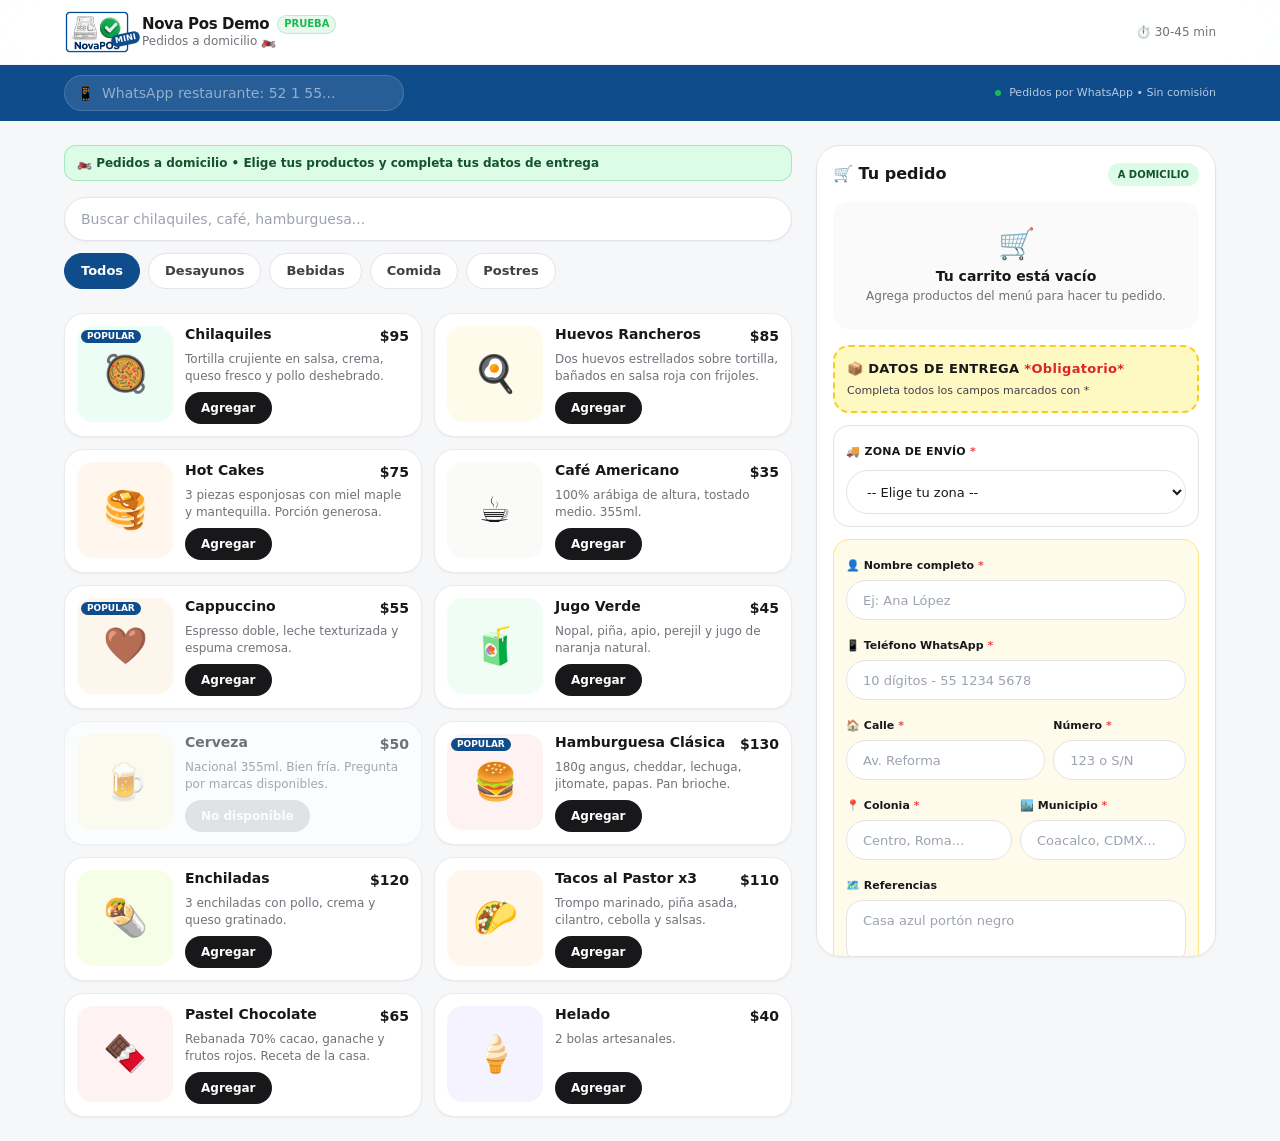
<file: MenuPrueba/index.html>
<!doctype html>
<html lang="es">
  <head>
    <meta charset="UTF-8" />
    <meta name="viewport" content="width=device-width, initial-scale=1" />
    <meta name="theme-color" content="#0F4C8C" />
    <meta name="robots" content="noindex" />
    <title>Nova Pos Demo - Pedidos a domicilio</title>
    <script type="module" crossorigin src="./assets/index-yA2GM4iO.js"></script>
    <link rel="stylesheet" crossorigin href="./assets/index-DVgtuXck.css">
  </head>
  <body>
    <div id="root"></div>
  </body>
</html>
</file>
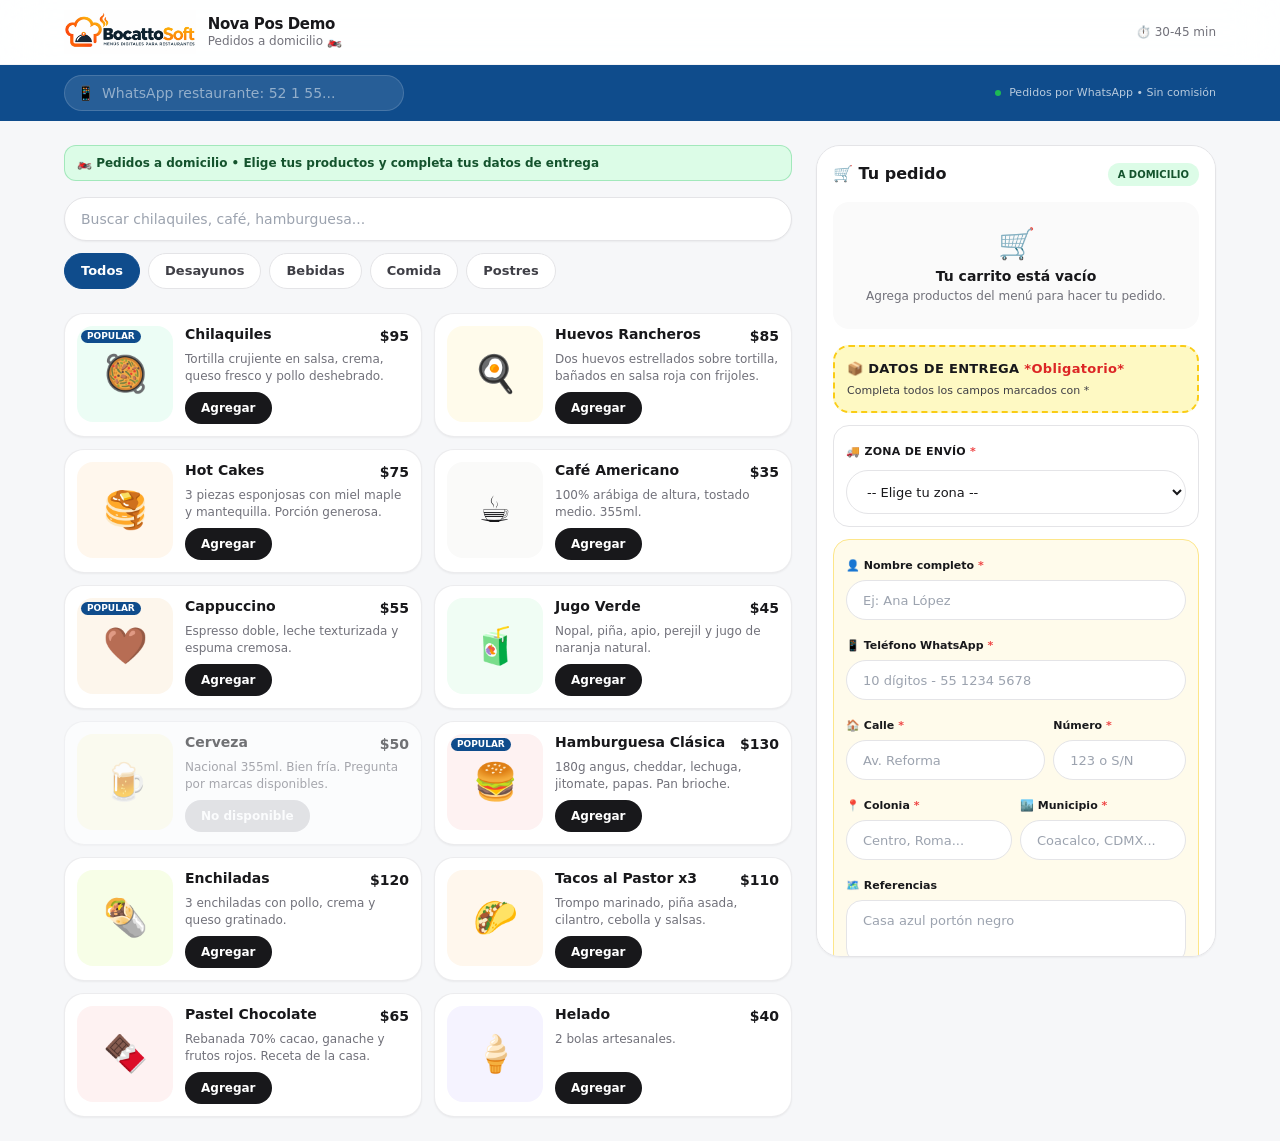
<file: saboreandoando/index.html>
<!doctype html>
<html lang="es">
  <head>
    <meta charset="UTF-8" />
    <meta name="viewport" content="width=device-width, initial-scale=1" />
    <meta name="theme-color" content="#0F4C8C" />
    <meta name="robots" content="noindex" />
    <title>Bocatto Soft</title>
    <link rel="icon" type="image/png" sizes="64x64" href="./panel/icono.png" />
    <link rel="icon" type="image/png" sizes="192x192" href="./panel/icono-192.png" />
    <link rel="apple-touch-icon" href="./panel/apple-touch-icon.png" />
    <script type="module" crossorigin src="./assets/index-CXf9BSby.js"></script>
    <link rel="stylesheet" crossorigin href="./assets/index-CgCE6rJr.css">
  </head>
  <body>
    <div id="root"></div>
  </body>
</html>
</file>
<file: MenuPrueba/assets/index-DVgtuXck.css>
*,:before,:after,::backdrop{--tw-border-spacing-x:0;--tw-border-spacing-y:0;--tw-translate-x:0;--tw-translate-y:0;--tw-rotate:0;--tw-skew-x:0;--tw-skew-y:0;--tw-scale-x:1;--tw-scale-y:1;--tw-pan-x: ;--tw-pan-y: ;--tw-pinch-zoom: ;--tw-scroll-snap-strictness:proximity;--tw-gradient-from-position: ;--tw-gradient-via-position: ;--tw-gradient-to-position: ;--tw-ordinal: ;--tw-slashed-zero: ;--tw-numeric-figure: ;--tw-numeric-spacing: ;--tw-numeric-fraction: ;--tw-ring-inset: ;--tw-ring-offset-width:0px;--tw-ring-offset-color:#fff;--tw-ring-color:#3b82f680;--tw-ring-offset-shadow:0 0 #0000;--tw-ring-shadow:0 0 #0000;--tw-shadow:0 0 #0000;--tw-shadow-colored:0 0 #0000;--tw-blur: ;--tw-brightness: ;--tw-contrast: ;--tw-grayscale: ;--tw-hue-rotate: ;--tw-invert: ;--tw-saturate: ;--tw-sepia: ;--tw-drop-shadow: ;--tw-backdrop-blur: ;--tw-backdrop-brightness: ;--tw-backdrop-contrast: ;--tw-backdrop-grayscale: ;--tw-backdrop-hue-rotate: ;--tw-backdrop-invert: ;--tw-backdrop-opacity: ;--tw-backdrop-saturate: ;--tw-backdrop-sepia: ;--tw-contain-size: ;--tw-contain-layout: ;--tw-contain-paint: ;--tw-contain-style: }*,:before,:after{box-sizing:border-box;border:0 solid #e5e7eb}:before,:after{--tw-content:""}html,:host{-webkit-text-size-adjust:100%;tab-size:4;font-feature-settings:normal;font-variation-settings:normal;-webkit-tap-highlight-color:transparent;font-family:ui-sans-serif,system-ui,sans-serif,Apple Color Emoji,Segoe UI Emoji,Segoe UI Symbol,Noto Color Emoji;line-height:1.5}body{line-height:inherit;margin:0}hr{height:0;color:inherit;border-top-width:1px}abbr:where([title]){-webkit-text-decoration:underline dotted;text-decoration:underline dotted}h1,h2,h3,h4,h5,h6{font-size:inherit;font-weight:inherit}a{color:inherit;-webkit-text-decoration:inherit;text-decoration:inherit}b,strong{font-weight:bolder}code,kbd,samp,pre{font-feature-settings:normal;font-variation-settings:normal;font-family:ui-monospace,SFMono-Regular,Menlo,Monaco,Consolas,Liberation Mono,Courier New,monospace;font-size:1em}small{font-size:80%}sub,sup{vertical-align:baseline;font-size:75%;line-height:0;position:relative}sub{bottom:-.25em}sup{top:-.5em}table{text-indent:0;border-color:inherit;border-collapse:collapse}button,input,optgroup,select,textarea{font-feature-settings:inherit;font-variation-settings:inherit;font-family:inherit;font-size:100%;font-weight:inherit;line-height:inherit;letter-spacing:inherit;color:inherit;margin:0;padding:0}button,select{text-transform:none}button,input:where([type=button]),input:where([type=reset]),input:where([type=submit]){-webkit-appearance:button;background-color:#0000;background-image:none}:-moz-focusring{outline:auto}:-moz-ui-invalid{box-shadow:none}progress{vertical-align:baseline}::-webkit-inner-spin-button{height:auto}::-webkit-outer-spin-button{height:auto}[type=search]{-webkit-appearance:textfield;outline-offset:-2px}::-webkit-search-decoration{-webkit-appearance:none}::-webkit-file-upload-button{-webkit-appearance:button;font:inherit}summary{display:list-item}blockquote,dl,dd,h1,h2,h3,h4,h5,h6,hr,figure,p,pre{margin:0}fieldset{margin:0;padding:0}legend{padding:0}ol,ul,menu{margin:0;padding:0;list-style:none}dialog{padding:0}textarea{resize:vertical}input::-moz-placeholder{opacity:1;color:#9ca3af}textarea::-moz-placeholder{opacity:1;color:#9ca3af}input::placeholder,textarea::placeholder{opacity:1;color:#9ca3af}button,[role=button]{cursor:pointer}:disabled{cursor:default}img,svg,video,canvas,audio,iframe,embed,object{vertical-align:middle;display:block}img,video{max-width:100%;height:auto}[hidden]:where(:not([hidden=until-found])){display:none}.invisible{visibility:hidden}.fixed{position:fixed}.absolute{position:absolute}.relative{position:relative}.sticky{position:sticky}.inset-0{inset:0}.inset-x-0{left:0;right:0}.-left-\[9999px\]{left:-9999px}.bottom-0{bottom:0}.left-0\.5{left:.125rem}.left-1{left:.25rem}.left-1\/2{left:50%}.left-\[22px\]{left:22px}.right-3{right:.75rem}.top-0{top:0}.top-0\.5{top:.125rem}.top-1{top:.25rem}.top-24{top:6rem}.top-3{top:.75rem}.z-10{z-index:10}.z-30{z-index:30}.z-40{z-index:40}.z-50{z-index:50}.z-\[60\]{z-index:60}.z-\[70\]{z-index:70}.col-span-2{grid-column:span 2/span 2}.-mx-4{margin-left:-1rem;margin-right:-1rem}.mx-auto{margin-left:auto;margin-right:auto}.mb-1{margin-bottom:.25rem}.mb-2{margin-bottom:.5rem}.mb-3{margin-bottom:.75rem}.mb-4{margin-bottom:1rem}.mb-5{margin-bottom:1.25rem}.ml-1{margin-left:.25rem}.ml-1\.5{margin-left:.375rem}.ml-2{margin-left:.5rem}.ml-auto{margin-left:auto}.mt-0\.5{margin-top:.125rem}.mt-1{margin-top:.25rem}.mt-1\.5{margin-top:.375rem}.mt-12{margin-top:3rem}.mt-2{margin-top:.5rem}.mt-3{margin-top:.75rem}.mt-4{margin-top:1rem}.mt-5{margin-top:1.25rem}.mt-auto{margin-top:auto}.line-clamp-2{-webkit-line-clamp:2;-webkit-box-orient:vertical;display:-webkit-box;overflow:hidden}.block{display:block}.inline-block{display:inline-block}.flex{display:flex}.inline-flex{display:inline-flex}.table{display:table}.grid{display:grid}.hidden{display:none}.h-0{height:0}.h-1\.5{height:.375rem}.h-10{height:2.5rem}.h-11{height:2.75rem}.h-12{height:3rem}.h-14{height:3.5rem}.h-16{height:4rem}.h-24{height:6rem}.h-32{height:8rem}.h-4{height:1rem}.h-6{height:1.5rem}.h-7{height:1.75rem}.h-8{height:2rem}.h-9{height:2.25rem}.h-\[48px\]{height:48px}.h-full{height:100%}.max-h-\[92vh\]{max-height:92vh}.min-h-\[44px\]{min-height:44px}.min-h-\[56px\]{min-height:56px}.min-h-\[64px\]{min-height:64px}.min-h-screen{min-height:100vh}.w-0{width:0}.w-1\.5{width:.375rem}.w-11{width:2.75rem}.w-12{width:3rem}.w-24{width:6rem}.w-32{width:8rem}.w-4{width:1rem}.w-5{width:1.25rem}.w-6{width:1.5rem}.w-8{width:2rem}.w-9{width:2.25rem}.w-auto{width:auto}.w-full{width:100%}.min-w-0{min-width:0}.min-w-\[1ch\]{min-width:1ch}.max-w-2xl{max-width:42rem}.max-w-3xl{max-width:48rem}.max-w-\[1200px\]{max-width:1200px}.max-w-\[1300px\]{max-width:1300px}.max-w-md{max-width:28rem}.max-w-sm{max-width:24rem}.max-w-xl{max-width:36rem}.flex-1{flex:1}.shrink-0{flex-shrink:0}.-translate-x-1\/2{--tw-translate-x:-50%;transform:translate(var(--tw-translate-x), var(--tw-translate-y)) rotate(var(--tw-rotate)) skewX(var(--tw-skew-x)) skewY(var(--tw-skew-y)) scaleX(var(--tw-scale-x)) scaleY(var(--tw-scale-y))}.scale-110{--tw-scale-x:1.1;--tw-scale-y:1.1;transform:translate(var(--tw-translate-x), var(--tw-translate-y)) rotate(var(--tw-rotate)) skewX(var(--tw-skew-x)) skewY(var(--tw-skew-y)) scaleX(var(--tw-scale-x)) scaleY(var(--tw-scale-y))}.transform{transform:translate(var(--tw-translate-x), var(--tw-translate-y)) rotate(var(--tw-rotate)) skewX(var(--tw-skew-x)) skewY(var(--tw-skew-y)) scaleX(var(--tw-scale-x)) scaleY(var(--tw-scale-y))}@keyframes pulse{50%{opacity:.5}}.animate-pulse{animation:2s cubic-bezier(.4,0,.6,1) infinite pulse}.cursor-not-allowed{cursor:not-allowed}.cursor-pointer{cursor:pointer}.resize-none{resize:none}.list-disc{list-style-type:disc}.grid-cols-1{grid-template-columns:repeat(1,minmax(0,1fr))}.grid-cols-2{grid-template-columns:repeat(2,minmax(0,1fr))}.grid-cols-3{grid-template-columns:repeat(3,minmax(0,1fr))}.grid-cols-4{grid-template-columns:repeat(4,minmax(0,1fr))}.grid-cols-5{grid-template-columns:repeat(5,minmax(0,1fr))}.grid-cols-\[1\.2fr_0\.8fr\]{grid-template-columns:1.2fr .8fr}.flex-col{flex-direction:column}.flex-wrap{flex-wrap:wrap}.items-start{align-items:flex-start}.items-end{align-items:flex-end}.items-center{align-items:center}.items-baseline{align-items:baseline}.justify-center{justify-content:center}.justify-between{justify-content:space-between}.gap-1{gap:.25rem}.gap-1\.5{gap:.375rem}.gap-2{gap:.5rem}.gap-2\.5{gap:.625rem}.gap-3{gap:.75rem}.gap-4{gap:1rem}.gap-5{gap:1.25rem}.gap-6{gap:1.5rem}.space-y-0\.5>:not([hidden])~:not([hidden]){--tw-space-y-reverse:0;margin-top:calc(.125rem * calc(1 - var(--tw-space-y-reverse)));margin-bottom:calc(.125rem * var(--tw-space-y-reverse))}.space-y-1>:not([hidden])~:not([hidden]){--tw-space-y-reverse:0;margin-top:calc(.25rem * calc(1 - var(--tw-space-y-reverse)));margin-bottom:calc(.25rem * var(--tw-space-y-reverse))}.space-y-1\.5>:not([hidden])~:not([hidden]){--tw-space-y-reverse:0;margin-top:calc(.375rem * calc(1 - var(--tw-space-y-reverse)));margin-bottom:calc(.375rem * var(--tw-space-y-reverse))}.space-y-2>:not([hidden])~:not([hidden]){--tw-space-y-reverse:0;margin-top:calc(.5rem * calc(1 - var(--tw-space-y-reverse)));margin-bottom:calc(.5rem * var(--tw-space-y-reverse))}.space-y-3>:not([hidden])~:not([hidden]){--tw-space-y-reverse:0;margin-top:calc(.75rem * calc(1 - var(--tw-space-y-reverse)));margin-bottom:calc(.75rem * var(--tw-space-y-reverse))}.space-y-4>:not([hidden])~:not([hidden]){--tw-space-y-reverse:0;margin-top:calc(1rem * calc(1 - var(--tw-space-y-reverse)));margin-bottom:calc(1rem * var(--tw-space-y-reverse))}.divide-y>:not([hidden])~:not([hidden]){--tw-divide-y-reverse:0;border-top-width:calc(1px * calc(1 - var(--tw-divide-y-reverse)));border-bottom-width:calc(1px * var(--tw-divide-y-reverse))}.divide-zinc-100>:not([hidden])~:not([hidden]){--tw-divide-opacity:1;border-color:rgb(244 244 245/var(--tw-divide-opacity,1))}.overflow-hidden{overflow:hidden}.overflow-x-auto{overflow-x:auto}.overflow-y-auto{overflow-y:auto}.truncate{text-overflow:ellipsis;white-space:nowrap;overflow:hidden}.whitespace-nowrap{white-space:nowrap}.rounded{border-radius:.25rem}.rounded-2xl{border-radius:1rem}.rounded-\[16px\]{border-radius:16px}.rounded-\[20px\]{border-radius:20px}.rounded-\[24px\]{border-radius:24px}.rounded-full{border-radius:9999px}.rounded-lg{border-radius:.5rem}.rounded-md{border-radius:.375rem}.rounded-xl{border-radius:.75rem}.rounded-t-\[24px\]{border-top-left-radius:24px;border-top-right-radius:24px}.border{border-width:1px}.border-2{border-width:2px}.border-b{border-bottom-width:1px}.border-t{border-top-width:1px}.border-dashed{border-style:dashed}.border-\[\#0F4C8C\]{--tw-border-opacity:1;border-color:rgb(15 76 140/var(--tw-border-opacity,1))}.border-\[\#0F4C8C\]\/20{border-color:#0f4c8c33}.border-\[\#1DB954\]\/20{border-color:#1db95433}.border-\[\#1DB954\]\/30{border-color:#1db9544d}.border-\[\#FACC15\]{--tw-border-opacity:1;border-color:rgb(250 204 21/var(--tw-border-opacity,1))}.border-amber-200{--tw-border-opacity:1;border-color:rgb(253 230 138/var(--tw-border-opacity,1))}.border-amber-300{--tw-border-opacity:1;border-color:rgb(252 211 77/var(--tw-border-opacity,1))}.border-blue-200{--tw-border-opacity:1;border-color:rgb(191 219 254/var(--tw-border-opacity,1))}.border-emerald-200{--tw-border-opacity:1;border-color:rgb(167 243 208/var(--tw-border-opacity,1))}.border-emerald-300{--tw-border-opacity:1;border-color:rgb(110 231 183/var(--tw-border-opacity,1))}.border-red-200{--tw-border-opacity:1;border-color:rgb(254 202 202/var(--tw-border-opacity,1))}.border-red-300{--tw-border-opacity:1;border-color:rgb(252 165 165/var(--tw-border-opacity,1))}.border-red-600{--tw-border-opacity:1;border-color:rgb(220 38 38/var(--tw-border-opacity,1))}.border-white\/15{border-color:#ffffff26}.border-white\/40{border-color:#fff6}.border-zinc-100{--tw-border-opacity:1;border-color:rgb(244 244 245/var(--tw-border-opacity,1))}.border-zinc-200{--tw-border-opacity:1;border-color:rgb(228 228 231/var(--tw-border-opacity,1))}.border-zinc-200\/70{border-color:#e4e4e7b3}.border-zinc-300{--tw-border-opacity:1;border-color:rgb(212 212 216/var(--tw-border-opacity,1))}.border-zinc-400{--tw-border-opacity:1;border-color:rgb(161 161 170/var(--tw-border-opacity,1))}.bg-\[\#0F4C8C\]{--tw-bg-opacity:1;background-color:rgb(15 76 140/var(--tw-bg-opacity,1))}.bg-\[\#0F4C8C\]\/5{background-color:#0f4c8c0d}.bg-\[\#1DB954\]{--tw-bg-opacity:1;background-color:rgb(29 185 84/var(--tw-bg-opacity,1))}.bg-\[\#1DB954\]\/10{background-color:#1db9541a}.bg-\[\#2b1a12\]{--tw-bg-opacity:1;background-color:rgb(43 26 18/var(--tw-bg-opacity,1))}.bg-\[\#DCFCE7\]{--tw-bg-opacity:1;background-color:rgb(220 252 231/var(--tw-bg-opacity,1))}.bg-\[\#FEF9C3\]{--tw-bg-opacity:1;background-color:rgb(254 249 195/var(--tw-bg-opacity,1))}.bg-\[\#f6f7f9\]{--tw-bg-opacity:1;background-color:rgb(246 247 249/var(--tw-bg-opacity,1))}.bg-\[\#fdf6ec\]{--tw-bg-opacity:1;background-color:rgb(253 246 236/var(--tw-bg-opacity,1))}.bg-\[\#fef2f2\]{--tw-bg-opacity:1;background-color:rgb(254 242 242/var(--tw-bg-opacity,1))}.bg-\[\#fffbeb\]{--tw-bg-opacity:1;background-color:rgb(255 251 235/var(--tw-bg-opacity,1))}.bg-amber-100{--tw-bg-opacity:1;background-color:rgb(254 243 199/var(--tw-bg-opacity,1))}.bg-amber-50{--tw-bg-opacity:1;background-color:rgb(255 251 235/var(--tw-bg-opacity,1))}.bg-amber-500{--tw-bg-opacity:1;background-color:rgb(245 158 11/var(--tw-bg-opacity,1))}.bg-amber-600{--tw-bg-opacity:1;background-color:rgb(217 119 6/var(--tw-bg-opacity,1))}.bg-black\/35{background-color:#00000059}.bg-black\/45{background-color:#00000073}.bg-black\/50{background-color:#00000080}.bg-blue-100{--tw-bg-opacity:1;background-color:rgb(219 234 254/var(--tw-bg-opacity,1))}.bg-blue-50{--tw-bg-opacity:1;background-color:rgb(239 246 255/var(--tw-bg-opacity,1))}.bg-emerald-100{--tw-bg-opacity:1;background-color:rgb(209 250 229/var(--tw-bg-opacity,1))}.bg-emerald-50{--tw-bg-opacity:1;background-color:rgb(236 253 245/var(--tw-bg-opacity,1))}.bg-green-50{--tw-bg-opacity:1;background-color:rgb(240 253 244/var(--tw-bg-opacity,1))}.bg-indigo-100{--tw-bg-opacity:1;background-color:rgb(224 231 255/var(--tw-bg-opacity,1))}.bg-lime-50{--tw-bg-opacity:1;background-color:rgb(247 254 231/var(--tw-bg-opacity,1))}.bg-orange-100{--tw-bg-opacity:1;background-color:rgb(255 237 213/var(--tw-bg-opacity,1))}.bg-orange-50{--tw-bg-opacity:1;background-color:rgb(255 247 237/var(--tw-bg-opacity,1))}.bg-red-100{--tw-bg-opacity:1;background-color:rgb(254 226 226/var(--tw-bg-opacity,1))}.bg-red-50{--tw-bg-opacity:1;background-color:rgb(254 242 242/var(--tw-bg-opacity,1))}.bg-red-600{--tw-bg-opacity:1;background-color:rgb(220 38 38/var(--tw-bg-opacity,1))}.bg-sky-100{--tw-bg-opacity:1;background-color:rgb(224 242 254/var(--tw-bg-opacity,1))}.bg-sky-50{--tw-bg-opacity:1;background-color:rgb(240 249 255/var(--tw-bg-opacity,1))}.bg-stone-50{--tw-bg-opacity:1;background-color:rgb(250 250 249/var(--tw-bg-opacity,1))}.bg-transparent{background-color:#0000}.bg-violet-100{--tw-bg-opacity:1;background-color:rgb(237 233 254/var(--tw-bg-opacity,1))}.bg-violet-50{--tw-bg-opacity:1;background-color:rgb(245 243 255/var(--tw-bg-opacity,1))}.bg-white{--tw-bg-opacity:1;background-color:rgb(255 255 255/var(--tw-bg-opacity,1))}.bg-white\/10{background-color:#ffffff1a}.bg-white\/80{background-color:#fffc}.bg-white\/90{background-color:#ffffffe6}.bg-white\/95{background-color:#fffffff2}.bg-yellow-50{--tw-bg-opacity:1;background-color:rgb(254 252 232/var(--tw-bg-opacity,1))}.bg-zinc-100{--tw-bg-opacity:1;background-color:rgb(244 244 245/var(--tw-bg-opacity,1))}.bg-zinc-200{--tw-bg-opacity:1;background-color:rgb(228 228 231/var(--tw-bg-opacity,1))}.bg-zinc-300{--tw-bg-opacity:1;background-color:rgb(212 212 216/var(--tw-bg-opacity,1))}.bg-zinc-50{--tw-bg-opacity:1;background-color:rgb(250 250 250/var(--tw-bg-opacity,1))}.bg-zinc-900{--tw-bg-opacity:1;background-color:rgb(24 24 27/var(--tw-bg-opacity,1))}.bg-cover{background-size:cover}.bg-center{background-position:50%}.object-contain{-o-object-fit:contain;object-fit:contain}.object-cover{-o-object-fit:cover;object-fit:cover}.p-10{padding:2.5rem}.p-2\.5{padding:.625rem}.p-3{padding:.75rem}.p-4{padding:1rem}.p-5{padding:1.25rem}.p-6{padding:1.5rem}.p-8{padding:2rem}.px-1{padding-left:.25rem;padding-right:.25rem}.px-1\.5{padding-left:.375rem;padding-right:.375rem}.px-2{padding-left:.5rem;padding-right:.5rem}.px-2\.5{padding-left:.625rem;padding-right:.625rem}.px-3{padding-left:.75rem;padding-right:.75rem}.px-4{padding-left:1rem;padding-right:1rem}.px-5{padding-left:1.25rem;padding-right:1.25rem}.py-0\.5{padding-top:.125rem;padding-bottom:.125rem}.py-1{padding-top:.25rem;padding-bottom:.25rem}.py-1\.5{padding-top:.375rem;padding-bottom:.375rem}.py-2{padding-top:.5rem;padding-bottom:.5rem}.py-2\.5{padding-top:.625rem;padding-bottom:.625rem}.py-3{padding-top:.75rem;padding-bottom:.75rem}.py-4{padding-top:1rem;padding-bottom:1rem}.py-6{padding-top:1.5rem;padding-bottom:1.5rem}.pb-1{padding-bottom:.25rem}.pb-2{padding-bottom:.5rem}.pb-20{padding-bottom:5rem}.pb-24{padding-bottom:6rem}.pb-8{padding-bottom:2rem}.pl-4{padding-left:1rem}.pt-1{padding-top:.25rem}.pt-2{padding-top:.5rem}.pt-3{padding-top:.75rem}.pt-4{padding-top:1rem}.pt-5{padding-top:1.25rem}.text-left{text-align:left}.text-center{text-align:center}.text-right{text-align:right}.font-mono{font-family:ui-monospace,SFMono-Regular,Menlo,Monaco,Consolas,Liberation Mono,Courier New,monospace}.text-2xl{font-size:1.5rem;line-height:2rem}.text-3xl{font-size:1.875rem;line-height:2.25rem}.text-4xl{font-size:2.25rem;line-height:2.5rem}.text-6xl{font-size:3.75rem;line-height:1}.text-\[10px\]{font-size:10px}.text-\[11px\]{font-size:11px}.text-\[12px\]{font-size:12px}.text-\[13px\]{font-size:13px}.text-\[14px\]{font-size:14px}.text-\[15px\]{font-size:15px}.text-\[16px\]{font-size:16px}.text-\[17px\]{font-size:17px}.text-\[18px\]{font-size:18px}.text-\[20px\]{font-size:20px}.text-\[22px\]{font-size:22px}.text-\[8px\]{font-size:8px}.text-\[9px\]{font-size:9px}.text-lg{font-size:1.125rem;line-height:1.75rem}.text-sm{font-size:.875rem;line-height:1.25rem}.text-xl{font-size:1.25rem;line-height:1.75rem}.font-bold{font-weight:700}.font-extrabold{font-weight:800}.font-medium{font-weight:500}.font-semibold{font-weight:600}.uppercase{text-transform:uppercase}.italic{font-style:italic}.leading-none{line-height:1}.leading-snug{line-height:1.375}.leading-tight{line-height:1.25}.tracking-tight{letter-spacing:-.025em}.tracking-wide{letter-spacing:.025em}.tracking-wider{letter-spacing:.05em}.tracking-widest{letter-spacing:.1em}.text-\[\#0F4C8C\]{--tw-text-opacity:1;color:rgb(15 76 140/var(--tw-text-opacity,1))}.text-\[\#14532d\]{--tw-text-opacity:1;color:rgb(20 83 45/var(--tw-text-opacity,1))}.text-\[\#1DB954\]{--tw-text-opacity:1;color:rgb(29 185 84/var(--tw-text-opacity,1))}.text-amber-700{--tw-text-opacity:1;color:rgb(180 83 9/var(--tw-text-opacity,1))}.text-amber-800{--tw-text-opacity:1;color:rgb(146 64 14/var(--tw-text-opacity,1))}.text-amber-900{--tw-text-opacity:1;color:rgb(120 53 15/var(--tw-text-opacity,1))}.text-blue-700{--tw-text-opacity:1;color:rgb(29 78 216/var(--tw-text-opacity,1))}.text-blue-800{--tw-text-opacity:1;color:rgb(30 64 175/var(--tw-text-opacity,1))}.text-blue-900{--tw-text-opacity:1;color:rgb(30 58 138/var(--tw-text-opacity,1))}.text-emerald-700{--tw-text-opacity:1;color:rgb(4 120 87/var(--tw-text-opacity,1))}.text-emerald-800{--tw-text-opacity:1;color:rgb(6 95 70/var(--tw-text-opacity,1))}.text-emerald-800\/70{color:#065f46b3}.text-emerald-900{--tw-text-opacity:1;color:rgb(6 78 59/var(--tw-text-opacity,1))}.text-indigo-800{--tw-text-opacity:1;color:rgb(55 48 163/var(--tw-text-opacity,1))}.text-orange-800{--tw-text-opacity:1;color:rgb(154 52 18/var(--tw-text-opacity,1))}.text-red-500{--tw-text-opacity:1;color:rgb(239 68 68/var(--tw-text-opacity,1))}.text-red-600{--tw-text-opacity:1;color:rgb(220 38 38/var(--tw-text-opacity,1))}.text-red-700{--tw-text-opacity:1;color:rgb(185 28 28/var(--tw-text-opacity,1))}.text-red-800{--tw-text-opacity:1;color:rgb(153 27 27/var(--tw-text-opacity,1))}.text-sky-800{--tw-text-opacity:1;color:rgb(7 89 133/var(--tw-text-opacity,1))}.text-violet-700{--tw-text-opacity:1;color:rgb(109 40 217/var(--tw-text-opacity,1))}.text-violet-800{--tw-text-opacity:1;color:rgb(91 33 182/var(--tw-text-opacity,1))}.text-white{--tw-text-opacity:1;color:rgb(255 255 255/var(--tw-text-opacity,1))}.text-white\/70{color:#ffffffb3}.text-white\/80{color:#fffc}.text-white\/90{color:#ffffffe6}.text-zinc-400{--tw-text-opacity:1;color:rgb(161 161 170/var(--tw-text-opacity,1))}.text-zinc-500{--tw-text-opacity:1;color:rgb(113 113 122/var(--tw-text-opacity,1))}.text-zinc-600{--tw-text-opacity:1;color:rgb(82 82 91/var(--tw-text-opacity,1))}.text-zinc-700{--tw-text-opacity:1;color:rgb(63 63 70/var(--tw-text-opacity,1))}.underline{text-decoration-line:underline}.opacity-0{opacity:0}.opacity-60{opacity:.6}.opacity-70{opacity:.7}.shadow{--tw-shadow:0 1px 3px 0 #0000001a, 0 1px 2px -1px #0000001a;--tw-shadow-colored:0 1px 3px 0 var(--tw-shadow-color), 0 1px 2px -1px var(--tw-shadow-color);box-shadow:var(--tw-ring-offset-shadow,0 0 #0000), var(--tw-ring-shadow,0 0 #0000), var(--tw-shadow)}.shadow-\[0_6px_16px_rgba\(29\,185\,84\,0\.35\)\]{--tw-shadow:0 6px 16px #1db95459;--tw-shadow-colored:0 6px 16px var(--tw-shadow-color);box-shadow:var(--tw-ring-offset-shadow,0 0 #0000), var(--tw-ring-shadow,0 0 #0000), var(--tw-shadow)}.shadow-lg{--tw-shadow:0 10px 15px -3px #0000001a, 0 4px 6px -4px #0000001a;--tw-shadow-colored:0 10px 15px -3px var(--tw-shadow-color), 0 4px 6px -4px var(--tw-shadow-color);box-shadow:var(--tw-ring-offset-shadow,0 0 #0000), var(--tw-ring-shadow,0 0 #0000), var(--tw-shadow)}.shadow-sm{--tw-shadow:0 1px 2px 0 #0000000d;--tw-shadow-colored:0 1px 2px 0 var(--tw-shadow-color);box-shadow:var(--tw-ring-offset-shadow,0 0 #0000), var(--tw-ring-shadow,0 0 #0000), var(--tw-shadow)}.shadow-xl{--tw-shadow:0 20px 25px -5px #0000001a, 0 8px 10px -6px #0000001a;--tw-shadow-colored:0 20px 25px -5px var(--tw-shadow-color), 0 8px 10px -6px var(--tw-shadow-color);box-shadow:var(--tw-ring-offset-shadow,0 0 #0000), var(--tw-ring-shadow,0 0 #0000), var(--tw-shadow)}.outline-none{outline-offset:2px;outline:2px solid #0000}.outline{outline-style:solid}.ring-2{--tw-ring-offset-shadow:var(--tw-ring-inset) 0 0 0 var(--tw-ring-offset-width) var(--tw-ring-offset-color);--tw-ring-shadow:var(--tw-ring-inset) 0 0 0 calc(2px + var(--tw-ring-offset-width)) var(--tw-ring-color);box-shadow:var(--tw-ring-offset-shadow), var(--tw-ring-shadow), var(--tw-shadow,0 0 #0000)}.ring-\[\#0F4C8C\]\/20{--tw-ring-color:#0f4c8c33}.blur-sm{--tw-blur:blur(4px);filter:var(--tw-blur) var(--tw-brightness) var(--tw-contrast) var(--tw-grayscale) var(--tw-hue-rotate) var(--tw-invert) var(--tw-saturate) var(--tw-sepia) var(--tw-drop-shadow)}.filter{filter:var(--tw-blur) var(--tw-brightness) var(--tw-contrast) var(--tw-grayscale) var(--tw-hue-rotate) var(--tw-invert) var(--tw-saturate) var(--tw-sepia) var(--tw-drop-shadow)}.backdrop-blur{--tw-backdrop-blur:blur(8px);-webkit-backdrop-filter:var(--tw-backdrop-blur) var(--tw-backdrop-brightness) var(--tw-backdrop-contrast) var(--tw-backdrop-grayscale) var(--tw-backdrop-hue-rotate) var(--tw-backdrop-invert) var(--tw-backdrop-opacity) var(--tw-backdrop-saturate) var(--tw-backdrop-sepia);backdrop-filter:var(--tw-backdrop-blur) var(--tw-backdrop-brightness) var(--tw-backdrop-contrast) var(--tw-backdrop-grayscale) var(--tw-backdrop-hue-rotate) var(--tw-backdrop-invert) var(--tw-backdrop-opacity) var(--tw-backdrop-saturate) var(--tw-backdrop-sepia)}.backdrop-blur-md{--tw-backdrop-blur:blur(12px);-webkit-backdrop-filter:var(--tw-backdrop-blur) var(--tw-backdrop-brightness) var(--tw-backdrop-contrast) var(--tw-backdrop-grayscale) var(--tw-backdrop-hue-rotate) var(--tw-backdrop-invert) var(--tw-backdrop-opacity) var(--tw-backdrop-saturate) var(--tw-backdrop-sepia);backdrop-filter:var(--tw-backdrop-blur) var(--tw-backdrop-brightness) var(--tw-backdrop-contrast) var(--tw-backdrop-grayscale) var(--tw-backdrop-hue-rotate) var(--tw-backdrop-invert) var(--tw-backdrop-opacity) var(--tw-backdrop-saturate) var(--tw-backdrop-sepia)}.backdrop-blur-sm{--tw-backdrop-blur:blur(4px);-webkit-backdrop-filter:var(--tw-backdrop-blur) var(--tw-backdrop-brightness) var(--tw-backdrop-contrast) var(--tw-backdrop-grayscale) var(--tw-backdrop-hue-rotate) var(--tw-backdrop-invert) var(--tw-backdrop-opacity) var(--tw-backdrop-saturate) var(--tw-backdrop-sepia);backdrop-filter:var(--tw-backdrop-blur) var(--tw-backdrop-brightness) var(--tw-backdrop-contrast) var(--tw-backdrop-grayscale) var(--tw-backdrop-hue-rotate) var(--tw-backdrop-invert) var(--tw-backdrop-opacity) var(--tw-backdrop-saturate) var(--tw-backdrop-sepia)}.backdrop-blur-xl{--tw-backdrop-blur:blur(24px);-webkit-backdrop-filter:var(--tw-backdrop-blur) var(--tw-backdrop-brightness) var(--tw-backdrop-contrast) var(--tw-backdrop-grayscale) var(--tw-backdrop-hue-rotate) var(--tw-backdrop-invert) var(--tw-backdrop-opacity) var(--tw-backdrop-saturate) var(--tw-backdrop-sepia);backdrop-filter:var(--tw-backdrop-blur) var(--tw-backdrop-brightness) var(--tw-backdrop-contrast) var(--tw-backdrop-grayscale) var(--tw-backdrop-hue-rotate) var(--tw-backdrop-invert) var(--tw-backdrop-opacity) var(--tw-backdrop-saturate) var(--tw-backdrop-sepia)}.transition-all{transition-property:all;transition-duration:.15s;transition-timing-function:cubic-bezier(.4,0,.2,1)}.transition-colors{transition-property:color,background-color,border-color,text-decoration-color,fill,stroke;transition-duration:.15s;transition-timing-function:cubic-bezier(.4,0,.2,1)}body{--tw-bg-opacity:1;background-color:rgb(246 247 249/var(--tw-bg-opacity,1));--tw-text-opacity:1;color:rgb(24 24 27/var(--tw-text-opacity,1));-webkit-font-smoothing:antialiased;-moz-osx-font-smoothing:grayscale;font-family:system-ui,-apple-system,Segoe UI,Roboto,Helvetica Neue,Arial,sans-serif}.scrollbar-none::-webkit-scrollbar{display:none}.scrollbar-none{-ms-overflow-style:none;scrollbar-width:none}@keyframes slide-up{0%{opacity:.9;transform:translateY(16px)}to{opacity:1;transform:translateY(0)}}.animate-slide-up{animation:.2s ease-out slide-up}.ticket-print{display:none}@media print{html,body{background:#fff!important;margin:0!important;padding:0!important}body>:not(.ticket-print){display:none!important}.ticket-print{color:#000;word-break:break-word;margin:0 auto;padding:2mm 0 0;font-family:Courier New,Courier,monospace;line-height:1.25;display:block}.ticket-w80{width:72mm;font-size:12px}.ticket-w58{width:48mm;font-size:11px}.ticket-print .t-centro{text-align:center}.ticket-print .t-fuerte{font-weight:700}.ticket-print .t-grande{font-size:1.35em;font-weight:700;line-height:1.2}.ticket-print .t-sep{border-top:1px dashed #000;margin:2mm 0}.ticket-print .t-fila{justify-content:space-between;gap:2mm;display:flex}.ticket-print .t-item{text-indent:-3ch;margin:1mm 0;padding-left:3ch}.ticket-print .t-cocina{font-size:1.2em;font-weight:700}.ticket-print .t-avance{height:14mm}}.placeholder\:text-white\/50::placeholder{color:#ffffff80}.empty\:hidden:empty{display:none}.hover\:border-\[\#0F4C8C\]:hover{--tw-border-opacity:1;border-color:rgb(15 76 140/var(--tw-border-opacity,1))}.hover\:bg-\[\#0F4C8C\]\/5:hover{background-color:#0f4c8c0d}.hover\:bg-\[\#1aa64b\]:hover{--tw-bg-opacity:1;background-color:rgb(26 166 75/var(--tw-bg-opacity,1))}.hover\:bg-zinc-100:hover{--tw-bg-opacity:1;background-color:rgb(244 244 245/var(--tw-bg-opacity,1))}.hover\:bg-zinc-50:hover{--tw-bg-opacity:1;background-color:rgb(250 250 250/var(--tw-bg-opacity,1))}.hover\:text-red-500:hover{--tw-text-opacity:1;color:rgb(239 68 68/var(--tw-text-opacity,1))}.focus\:border-\[\#0F4C8C\]:focus{--tw-border-opacity:1;border-color:rgb(15 76 140/var(--tw-border-opacity,1))}.focus\:border-\[\#0F4C8C\]\/30:focus{border-color:#0f4c8c4d}.focus\:ring-2:focus{--tw-ring-offset-shadow:var(--tw-ring-inset) 0 0 0 var(--tw-ring-offset-width) var(--tw-ring-offset-color);--tw-ring-shadow:var(--tw-ring-inset) 0 0 0 calc(2px + var(--tw-ring-offset-width)) var(--tw-ring-color);box-shadow:var(--tw-ring-offset-shadow), var(--tw-ring-shadow), var(--tw-shadow,0 0 #0000)}.focus\:ring-\[\#0F4C8C\]\/20:focus{--tw-ring-color:#0f4c8c33}.enabled\:hover\:bg-\[\#0F4C8C\]:hover:enabled{--tw-bg-opacity:1;background-color:rgb(15 76 140/var(--tw-bg-opacity,1))}.disabled\:cursor-not-allowed:disabled{cursor:not-allowed}.disabled\:bg-zinc-300:disabled{--tw-bg-opacity:1;background-color:rgb(212 212 216/var(--tw-bg-opacity,1))}.disabled\:opacity-30:disabled{opacity:.3}.disabled\:opacity-40:disabled{opacity:.4}.disabled\:opacity-50:disabled{opacity:.5}.disabled\:opacity-60:disabled{opacity:.6}@media not all and (width>=1024px){.max-lg\:fixed{position:fixed}.max-lg\:inset-0{inset:0}.max-lg\:z-50{z-index:50}.max-lg\:hidden{display:none}.max-lg\:overflow-y-auto{overflow-y:auto}.max-lg\:bg-white{--tw-bg-opacity:1;background-color:rgb(255 255 255/var(--tw-bg-opacity,1))}}@media (width>=640px){.sm\:col-span-1{grid-column:span 1/span 1}.sm\:flex{display:flex}.sm\:max-w-\[340px\]{max-width:340px}.sm\:max-w-md{max-width:28rem}.sm\:grid-cols-2{grid-template-columns:repeat(2,minmax(0,1fr))}.sm\:grid-cols-4{grid-template-columns:repeat(4,minmax(0,1fr))}.sm\:grid-cols-5{grid-template-columns:repeat(5,minmax(0,1fr))}.sm\:flex-row{flex-direction:row}.sm\:items-center{align-items:center}.sm\:rounded-\[24px\]{border-radius:24px}}@media (width>=768px){.md\:inline{display:inline}}@media (width>=1024px){.lg\:sticky{position:sticky}.lg\:top-\[112px\]{top:112px}.lg\:top-\[72px\]{top:72px}.lg\:col-span-2{grid-column:span 2/span 2}.lg\:block{display:block}.lg\:flex{display:flex}.lg\:hidden{display:none}.lg\:max-h-\[calc\(100vh-128px\)\]{max-height:calc(100vh - 128px)}.lg\:max-h-\[calc\(100vh-88px\)\]{max-height:calc(100vh - 88px)}.lg\:w-\[400px\]{width:400px}.lg\:w-\[420px\]{width:420px}.lg\:shrink-0{flex-shrink:0}.lg\:grid-cols-2{grid-template-columns:repeat(2,minmax(0,1fr))}.lg\:grid-cols-5{grid-template-columns:repeat(5,minmax(0,1fr))}.lg\:overflow-y-auto{overflow-y:auto}.lg\:rounded-\[24px\]{border-radius:24px}.lg\:border{border-width:1px}.lg\:border-zinc-200{--tw-border-opacity:1;border-color:rgb(228 228 231/var(--tw-border-opacity,1))}.lg\:bg-white{--tw-bg-opacity:1;background-color:rgb(255 255 255/var(--tw-bg-opacity,1))}.lg\:px-6{padding-left:1.5rem;padding-right:1.5rem}.lg\:py-6{padding-top:1.5rem;padding-bottom:1.5rem}.lg\:pb-0{padding-bottom:0}.lg\:shadow-sm{--tw-shadow:0 1px 2px 0 #0000000d;--tw-shadow-colored:0 1px 2px 0 var(--tw-shadow-color);box-shadow:var(--tw-ring-offset-shadow,0 0 #0000), var(--tw-ring-shadow,0 0 #0000), var(--tw-shadow)}}@media print{.print\:hidden{display:none}}
</file>
<file: saboreandoando/assets/index-CgCE6rJr.css>
*,:before,:after,::backdrop{--tw-border-spacing-x:0;--tw-border-spacing-y:0;--tw-translate-x:0;--tw-translate-y:0;--tw-rotate:0;--tw-skew-x:0;--tw-skew-y:0;--tw-scale-x:1;--tw-scale-y:1;--tw-pan-x: ;--tw-pan-y: ;--tw-pinch-zoom: ;--tw-scroll-snap-strictness:proximity;--tw-gradient-from-position: ;--tw-gradient-via-position: ;--tw-gradient-to-position: ;--tw-ordinal: ;--tw-slashed-zero: ;--tw-numeric-figure: ;--tw-numeric-spacing: ;--tw-numeric-fraction: ;--tw-ring-inset: ;--tw-ring-offset-width:0px;--tw-ring-offset-color:#fff;--tw-ring-color:#3b82f680;--tw-ring-offset-shadow:0 0 #0000;--tw-ring-shadow:0 0 #0000;--tw-shadow:0 0 #0000;--tw-shadow-colored:0 0 #0000;--tw-blur: ;--tw-brightness: ;--tw-contrast: ;--tw-grayscale: ;--tw-hue-rotate: ;--tw-invert: ;--tw-saturate: ;--tw-sepia: ;--tw-drop-shadow: ;--tw-backdrop-blur: ;--tw-backdrop-brightness: ;--tw-backdrop-contrast: ;--tw-backdrop-grayscale: ;--tw-backdrop-hue-rotate: ;--tw-backdrop-invert: ;--tw-backdrop-opacity: ;--tw-backdrop-saturate: ;--tw-backdrop-sepia: ;--tw-contain-size: ;--tw-contain-layout: ;--tw-contain-paint: ;--tw-contain-style: }*,:before,:after{box-sizing:border-box;border:0 solid #e5e7eb}:before,:after{--tw-content:""}html,:host{-webkit-text-size-adjust:100%;tab-size:4;font-feature-settings:normal;font-variation-settings:normal;-webkit-tap-highlight-color:transparent;font-family:ui-sans-serif,system-ui,sans-serif,Apple Color Emoji,Segoe UI Emoji,Segoe UI Symbol,Noto Color Emoji;line-height:1.5}body{line-height:inherit;margin:0}hr{height:0;color:inherit;border-top-width:1px}abbr:where([title]){-webkit-text-decoration:underline dotted;text-decoration:underline dotted}h1,h2,h3,h4,h5,h6{font-size:inherit;font-weight:inherit}a{color:inherit;-webkit-text-decoration:inherit;text-decoration:inherit}b,strong{font-weight:bolder}code,kbd,samp,pre{font-feature-settings:normal;font-variation-settings:normal;font-family:ui-monospace,SFMono-Regular,Menlo,Monaco,Consolas,Liberation Mono,Courier New,monospace;font-size:1em}small{font-size:80%}sub,sup{vertical-align:baseline;font-size:75%;line-height:0;position:relative}sub{bottom:-.25em}sup{top:-.5em}table{text-indent:0;border-color:inherit;border-collapse:collapse}button,input,optgroup,select,textarea{font-feature-settings:inherit;font-variation-settings:inherit;font-family:inherit;font-size:100%;font-weight:inherit;line-height:inherit;letter-spacing:inherit;color:inherit;margin:0;padding:0}button,select{text-transform:none}button,input:where([type=button]),input:where([type=reset]),input:where([type=submit]){-webkit-appearance:button;background-color:#0000;background-image:none}:-moz-focusring{outline:auto}:-moz-ui-invalid{box-shadow:none}progress{vertical-align:baseline}::-webkit-inner-spin-button{height:auto}::-webkit-outer-spin-button{height:auto}[type=search]{-webkit-appearance:textfield;outline-offset:-2px}::-webkit-search-decoration{-webkit-appearance:none}::-webkit-file-upload-button{-webkit-appearance:button;font:inherit}summary{display:list-item}blockquote,dl,dd,h1,h2,h3,h4,h5,h6,hr,figure,p,pre{margin:0}fieldset{margin:0;padding:0}legend{padding:0}ol,ul,menu{margin:0;padding:0;list-style:none}dialog{padding:0}textarea{resize:vertical}input::-moz-placeholder{opacity:1;color:#9ca3af}textarea::-moz-placeholder{opacity:1;color:#9ca3af}input::placeholder,textarea::placeholder{opacity:1;color:#9ca3af}button,[role=button]{cursor:pointer}:disabled{cursor:default}img,svg,video,canvas,audio,iframe,embed,object{vertical-align:middle;display:block}img,video{max-width:100%;height:auto}[hidden]:where(:not([hidden=until-found])){display:none}.invisible{visibility:hidden}.fixed{position:fixed}.absolute{position:absolute}.relative{position:relative}.sticky{position:sticky}.inset-0{inset:0}.inset-x-0{left:0;right:0}.-left-\[9999px\]{left:-9999px}.bottom-0{bottom:0}.left-0\.5{left:.125rem}.left-1{left:.25rem}.left-1\/2{left:50%}.left-\[22px\]{left:22px}.right-3{right:.75rem}.top-0{top:0}.top-0\.5{top:.125rem}.top-1{top:.25rem}.top-24{top:6rem}.top-3{top:.75rem}.z-10{z-index:10}.z-30{z-index:30}.z-40{z-index:40}.z-50{z-index:50}.z-\[60\]{z-index:60}.z-\[70\]{z-index:70}.col-span-2{grid-column:span 2/span 2}.-mx-4{margin-left:-1rem;margin-right:-1rem}.mx-auto{margin-left:auto;margin-right:auto}.mb-1{margin-bottom:.25rem}.mb-2{margin-bottom:.5rem}.mb-3{margin-bottom:.75rem}.mb-4{margin-bottom:1rem}.mb-5{margin-bottom:1.25rem}.ml-1{margin-left:.25rem}.ml-1\.5{margin-left:.375rem}.ml-2{margin-left:.5rem}.ml-4{margin-left:1rem}.ml-auto{margin-left:auto}.mt-0\.5{margin-top:.125rem}.mt-1{margin-top:.25rem}.mt-1\.5{margin-top:.375rem}.mt-12{margin-top:3rem}.mt-2{margin-top:.5rem}.mt-3{margin-top:.75rem}.mt-4{margin-top:1rem}.mt-5{margin-top:1.25rem}.mt-auto{margin-top:auto}.line-clamp-2{-webkit-line-clamp:2;-webkit-box-orient:vertical;display:-webkit-box;overflow:hidden}.block{display:block}.inline-block{display:inline-block}.flex{display:flex}.inline-flex{display:inline-flex}.table{display:table}.grid{display:grid}.hidden{display:none}.h-0{height:0}.h-1\.5{height:.375rem}.h-10{height:2.5rem}.h-11{height:2.75rem}.h-12{height:3rem}.h-14{height:3.5rem}.h-16{height:4rem}.h-24{height:6rem}.h-32{height:8rem}.h-4{height:1rem}.h-6{height:1.5rem}.h-7{height:1.75rem}.h-8{height:2rem}.h-9{height:2.25rem}.h-\[48px\]{height:48px}.h-full{height:100%}.max-h-\[92vh\]{max-height:92vh}.min-h-\[44px\]{min-height:44px}.min-h-\[56px\]{min-height:56px}.min-h-\[64px\]{min-height:64px}.min-h-screen{min-height:100vh}.w-0{width:0}.w-1\.5{width:.375rem}.w-11{width:2.75rem}.w-12{width:3rem}.w-24{width:6rem}.w-32{width:8rem}.w-4{width:1rem}.w-5{width:1.25rem}.w-6{width:1.5rem}.w-8{width:2rem}.w-9{width:2.25rem}.w-auto{width:auto}.w-full{width:100%}.min-w-0{min-width:0}.min-w-\[1ch\]{min-width:1ch}.max-w-2xl{max-width:42rem}.max-w-3xl{max-width:48rem}.max-w-\[1200px\]{max-width:1200px}.max-w-\[1300px\]{max-width:1300px}.max-w-md{max-width:28rem}.max-w-sm{max-width:24rem}.max-w-xl{max-width:36rem}.flex-1{flex:1}.shrink-0{flex-shrink:0}.-translate-x-1\/2{--tw-translate-x:-50%;transform:translate(var(--tw-translate-x), var(--tw-translate-y)) rotate(var(--tw-rotate)) skewX(var(--tw-skew-x)) skewY(var(--tw-skew-y)) scaleX(var(--tw-scale-x)) scaleY(var(--tw-scale-y))}.scale-110{--tw-scale-x:1.1;--tw-scale-y:1.1;transform:translate(var(--tw-translate-x), var(--tw-translate-y)) rotate(var(--tw-rotate)) skewX(var(--tw-skew-x)) skewY(var(--tw-skew-y)) scaleX(var(--tw-scale-x)) scaleY(var(--tw-scale-y))}@keyframes pulse{50%{opacity:.5}}.animate-pulse{animation:2s cubic-bezier(.4,0,.6,1) infinite pulse}.cursor-not-allowed{cursor:not-allowed}.cursor-pointer{cursor:pointer}.resize-none{resize:none}.list-disc{list-style-type:disc}.grid-cols-1{grid-template-columns:repeat(1,minmax(0,1fr))}.grid-cols-2{grid-template-columns:repeat(2,minmax(0,1fr))}.grid-cols-3{grid-template-columns:repeat(3,minmax(0,1fr))}.grid-cols-4{grid-template-columns:repeat(4,minmax(0,1fr))}.grid-cols-5{grid-template-columns:repeat(5,minmax(0,1fr))}.grid-cols-\[1\.2fr_0\.8fr\]{grid-template-columns:1.2fr .8fr}.flex-col{flex-direction:column}.flex-wrap{flex-wrap:wrap}.items-start{align-items:flex-start}.items-end{align-items:flex-end}.items-center{align-items:center}.items-baseline{align-items:baseline}.justify-center{justify-content:center}.justify-between{justify-content:space-between}.gap-1{gap:.25rem}.gap-1\.5{gap:.375rem}.gap-2{gap:.5rem}.gap-2\.5{gap:.625rem}.gap-3{gap:.75rem}.gap-4{gap:1rem}.gap-5{gap:1.25rem}.gap-6{gap:1.5rem}.space-y-0\.5>:not([hidden])~:not([hidden]){--tw-space-y-reverse:0;margin-top:calc(.125rem * calc(1 - var(--tw-space-y-reverse)));margin-bottom:calc(.125rem * var(--tw-space-y-reverse))}.space-y-1>:not([hidden])~:not([hidden]){--tw-space-y-reverse:0;margin-top:calc(.25rem * calc(1 - var(--tw-space-y-reverse)));margin-bottom:calc(.25rem * var(--tw-space-y-reverse))}.space-y-1\.5>:not([hidden])~:not([hidden]){--tw-space-y-reverse:0;margin-top:calc(.375rem * calc(1 - var(--tw-space-y-reverse)));margin-bottom:calc(.375rem * var(--tw-space-y-reverse))}.space-y-2>:not([hidden])~:not([hidden]){--tw-space-y-reverse:0;margin-top:calc(.5rem * calc(1 - var(--tw-space-y-reverse)));margin-bottom:calc(.5rem * var(--tw-space-y-reverse))}.space-y-3>:not([hidden])~:not([hidden]){--tw-space-y-reverse:0;margin-top:calc(.75rem * calc(1 - var(--tw-space-y-reverse)));margin-bottom:calc(.75rem * var(--tw-space-y-reverse))}.space-y-4>:not([hidden])~:not([hidden]){--tw-space-y-reverse:0;margin-top:calc(1rem * calc(1 - var(--tw-space-y-reverse)));margin-bottom:calc(1rem * var(--tw-space-y-reverse))}.divide-y>:not([hidden])~:not([hidden]){--tw-divide-y-reverse:0;border-top-width:calc(1px * calc(1 - var(--tw-divide-y-reverse)));border-bottom-width:calc(1px * var(--tw-divide-y-reverse))}.divide-zinc-100>:not([hidden])~:not([hidden]){--tw-divide-opacity:1;border-color:rgb(244 244 245/var(--tw-divide-opacity,1))}.overflow-hidden{overflow:hidden}.overflow-x-auto{overflow-x:auto}.overflow-y-auto{overflow-y:auto}.truncate{text-overflow:ellipsis;white-space:nowrap;overflow:hidden}.whitespace-nowrap{white-space:nowrap}.break-all{word-break:break-all}.rounded{border-radius:.25rem}.rounded-2xl{border-radius:1rem}.rounded-3xl{border-radius:1.5rem}.rounded-\[16px\]{border-radius:16px}.rounded-\[20px\]{border-radius:20px}.rounded-\[24px\]{border-radius:24px}.rounded-full{border-radius:9999px}.rounded-lg{border-radius:.5rem}.rounded-xl{border-radius:.75rem}.rounded-t-\[24px\]{border-top-left-radius:24px;border-top-right-radius:24px}.border{border-width:1px}.border-2{border-width:2px}.border-b{border-bottom-width:1px}.border-t{border-top-width:1px}.border-dashed{border-style:dashed}.border-\[\#0F4C8C\]{--tw-border-opacity:1;border-color:rgb(15 76 140/var(--tw-border-opacity,1))}.border-\[\#0F4C8C\]\/20{border-color:#0f4c8c33}.border-\[\#1DB954\]\/30{border-color:#1db9544d}.border-\[\#FACC15\]{--tw-border-opacity:1;border-color:rgb(250 204 21/var(--tw-border-opacity,1))}.border-amber-200{--tw-border-opacity:1;border-color:rgb(253 230 138/var(--tw-border-opacity,1))}.border-amber-300{--tw-border-opacity:1;border-color:rgb(252 211 77/var(--tw-border-opacity,1))}.border-blue-200{--tw-border-opacity:1;border-color:rgb(191 219 254/var(--tw-border-opacity,1))}.border-emerald-200{--tw-border-opacity:1;border-color:rgb(167 243 208/var(--tw-border-opacity,1))}.border-emerald-300{--tw-border-opacity:1;border-color:rgb(110 231 183/var(--tw-border-opacity,1))}.border-red-200{--tw-border-opacity:1;border-color:rgb(254 202 202/var(--tw-border-opacity,1))}.border-red-300{--tw-border-opacity:1;border-color:rgb(252 165 165/var(--tw-border-opacity,1))}.border-red-600{--tw-border-opacity:1;border-color:rgb(220 38 38/var(--tw-border-opacity,1))}.border-white\/15{border-color:#ffffff26}.border-white\/40{border-color:#fff6}.border-zinc-100{--tw-border-opacity:1;border-color:rgb(244 244 245/var(--tw-border-opacity,1))}.border-zinc-200{--tw-border-opacity:1;border-color:rgb(228 228 231/var(--tw-border-opacity,1))}.border-zinc-200\/70{border-color:#e4e4e7b3}.border-zinc-300{--tw-border-opacity:1;border-color:rgb(212 212 216/var(--tw-border-opacity,1))}.border-zinc-400{--tw-border-opacity:1;border-color:rgb(161 161 170/var(--tw-border-opacity,1))}.bg-\[\#0F4C8C\]{--tw-bg-opacity:1;background-color:rgb(15 76 140/var(--tw-bg-opacity,1))}.bg-\[\#0F4C8C\]\/5{background-color:#0f4c8c0d}.bg-\[\#1DB954\]{--tw-bg-opacity:1;background-color:rgb(29 185 84/var(--tw-bg-opacity,1))}.bg-\[\#2b1a12\]{--tw-bg-opacity:1;background-color:rgb(43 26 18/var(--tw-bg-opacity,1))}.bg-\[\#DCFCE7\]{--tw-bg-opacity:1;background-color:rgb(220 252 231/var(--tw-bg-opacity,1))}.bg-\[\#FEF9C3\]{--tw-bg-opacity:1;background-color:rgb(254 249 195/var(--tw-bg-opacity,1))}.bg-\[\#f6f7f9\]{--tw-bg-opacity:1;background-color:rgb(246 247 249/var(--tw-bg-opacity,1))}.bg-\[\#fdf6ec\]{--tw-bg-opacity:1;background-color:rgb(253 246 236/var(--tw-bg-opacity,1))}.bg-\[\#fef2f2\]{--tw-bg-opacity:1;background-color:rgb(254 242 242/var(--tw-bg-opacity,1))}.bg-\[\#fffbeb\]{--tw-bg-opacity:1;background-color:rgb(255 251 235/var(--tw-bg-opacity,1))}.bg-amber-100{--tw-bg-opacity:1;background-color:rgb(254 243 199/var(--tw-bg-opacity,1))}.bg-amber-50{--tw-bg-opacity:1;background-color:rgb(255 251 235/var(--tw-bg-opacity,1))}.bg-amber-500{--tw-bg-opacity:1;background-color:rgb(245 158 11/var(--tw-bg-opacity,1))}.bg-amber-600{--tw-bg-opacity:1;background-color:rgb(217 119 6/var(--tw-bg-opacity,1))}.bg-black\/35{background-color:#00000059}.bg-black\/45{background-color:#00000073}.bg-black\/50{background-color:#00000080}.bg-blue-100{--tw-bg-opacity:1;background-color:rgb(219 234 254/var(--tw-bg-opacity,1))}.bg-blue-50{--tw-bg-opacity:1;background-color:rgb(239 246 255/var(--tw-bg-opacity,1))}.bg-emerald-100{--tw-bg-opacity:1;background-color:rgb(209 250 229/var(--tw-bg-opacity,1))}.bg-emerald-50{--tw-bg-opacity:1;background-color:rgb(236 253 245/var(--tw-bg-opacity,1))}.bg-green-50{--tw-bg-opacity:1;background-color:rgb(240 253 244/var(--tw-bg-opacity,1))}.bg-indigo-100{--tw-bg-opacity:1;background-color:rgb(224 231 255/var(--tw-bg-opacity,1))}.bg-lime-50{--tw-bg-opacity:1;background-color:rgb(247 254 231/var(--tw-bg-opacity,1))}.bg-orange-100{--tw-bg-opacity:1;background-color:rgb(255 237 213/var(--tw-bg-opacity,1))}.bg-orange-50{--tw-bg-opacity:1;background-color:rgb(255 247 237/var(--tw-bg-opacity,1))}.bg-red-100{--tw-bg-opacity:1;background-color:rgb(254 226 226/var(--tw-bg-opacity,1))}.bg-red-50{--tw-bg-opacity:1;background-color:rgb(254 242 242/var(--tw-bg-opacity,1))}.bg-red-600{--tw-bg-opacity:1;background-color:rgb(220 38 38/var(--tw-bg-opacity,1))}.bg-sky-100{--tw-bg-opacity:1;background-color:rgb(224 242 254/var(--tw-bg-opacity,1))}.bg-sky-50{--tw-bg-opacity:1;background-color:rgb(240 249 255/var(--tw-bg-opacity,1))}.bg-stone-50{--tw-bg-opacity:1;background-color:rgb(250 250 249/var(--tw-bg-opacity,1))}.bg-transparent{background-color:#0000}.bg-violet-100{--tw-bg-opacity:1;background-color:rgb(237 233 254/var(--tw-bg-opacity,1))}.bg-violet-50{--tw-bg-opacity:1;background-color:rgb(245 243 255/var(--tw-bg-opacity,1))}.bg-white{--tw-bg-opacity:1;background-color:rgb(255 255 255/var(--tw-bg-opacity,1))}.bg-white\/10{background-color:#ffffff1a}.bg-white\/80{background-color:#fffc}.bg-white\/90{background-color:#ffffffe6}.bg-white\/95{background-color:#fffffff2}.bg-yellow-50{--tw-bg-opacity:1;background-color:rgb(254 252 232/var(--tw-bg-opacity,1))}.bg-zinc-100{--tw-bg-opacity:1;background-color:rgb(244 244 245/var(--tw-bg-opacity,1))}.bg-zinc-200{--tw-bg-opacity:1;background-color:rgb(228 228 231/var(--tw-bg-opacity,1))}.bg-zinc-300{--tw-bg-opacity:1;background-color:rgb(212 212 216/var(--tw-bg-opacity,1))}.bg-zinc-50{--tw-bg-opacity:1;background-color:rgb(250 250 250/var(--tw-bg-opacity,1))}.bg-zinc-900{--tw-bg-opacity:1;background-color:rgb(24 24 27/var(--tw-bg-opacity,1))}.bg-cover{background-size:cover}.bg-center{background-position:50%}.object-contain{-o-object-fit:contain;object-fit:contain}.object-cover{-o-object-fit:cover;object-fit:cover}.p-10{padding:2.5rem}.p-2\.5{padding:.625rem}.p-3{padding:.75rem}.p-4{padding:1rem}.p-5{padding:1.25rem}.p-6{padding:1.5rem}.p-8{padding:2rem}.px-1\.5{padding-left:.375rem;padding-right:.375rem}.px-2{padding-left:.5rem;padding-right:.5rem}.px-2\.5{padding-left:.625rem;padding-right:.625rem}.px-3{padding-left:.75rem;padding-right:.75rem}.px-4{padding-left:1rem;padding-right:1rem}.px-5{padding-left:1.25rem;padding-right:1.25rem}.py-0\.5{padding-top:.125rem;padding-bottom:.125rem}.py-1{padding-top:.25rem;padding-bottom:.25rem}.py-1\.5{padding-top:.375rem;padding-bottom:.375rem}.py-2{padding-top:.5rem;padding-bottom:.5rem}.py-2\.5{padding-top:.625rem;padding-bottom:.625rem}.py-3{padding-top:.75rem;padding-bottom:.75rem}.py-4{padding-top:1rem;padding-bottom:1rem}.py-6{padding-top:1.5rem;padding-bottom:1.5rem}.pb-1{padding-bottom:.25rem}.pb-2{padding-bottom:.5rem}.pb-20{padding-bottom:5rem}.pb-24{padding-bottom:6rem}.pb-8{padding-bottom:2rem}.pl-4{padding-left:1rem}.pt-1{padding-top:.25rem}.pt-2{padding-top:.5rem}.pt-3{padding-top:.75rem}.pt-4{padding-top:1rem}.pt-5{padding-top:1.25rem}.text-left{text-align:left}.text-center{text-align:center}.text-right{text-align:right}.align-middle{vertical-align:middle}.font-mono{font-family:ui-monospace,SFMono-Regular,Menlo,Monaco,Consolas,Liberation Mono,Courier New,monospace}.text-2xl{font-size:1.5rem;line-height:2rem}.text-3xl{font-size:1.875rem;line-height:2.25rem}.text-4xl{font-size:2.25rem;line-height:2.5rem}.text-6xl{font-size:3.75rem;line-height:1}.text-\[10px\]{font-size:10px}.text-\[11px\]{font-size:11px}.text-\[12px\]{font-size:12px}.text-\[13px\]{font-size:13px}.text-\[14px\]{font-size:14px}.text-\[15px\]{font-size:15px}.text-\[16px\]{font-size:16px}.text-\[17px\]{font-size:17px}.text-\[18px\]{font-size:18px}.text-\[20px\]{font-size:20px}.text-\[22px\]{font-size:22px}.text-\[9px\]{font-size:9px}.text-lg{font-size:1.125rem;line-height:1.75rem}.text-sm{font-size:.875rem;line-height:1.25rem}.text-xl{font-size:1.25rem;line-height:1.75rem}.font-bold{font-weight:700}.font-extrabold{font-weight:800}.font-medium{font-weight:500}.font-semibold{font-weight:600}.uppercase{text-transform:uppercase}.italic{font-style:italic}.leading-none{line-height:1}.leading-snug{line-height:1.375}.leading-tight{line-height:1.25}.tracking-tight{letter-spacing:-.025em}.tracking-wide{letter-spacing:.025em}.tracking-wider{letter-spacing:.05em}.tracking-widest{letter-spacing:.1em}.text-\[\#0F4C8C\]{--tw-text-opacity:1;color:rgb(15 76 140/var(--tw-text-opacity,1))}.text-\[\#14532d\]{--tw-text-opacity:1;color:rgb(20 83 45/var(--tw-text-opacity,1))}.text-amber-700{--tw-text-opacity:1;color:rgb(180 83 9/var(--tw-text-opacity,1))}.text-amber-800{--tw-text-opacity:1;color:rgb(146 64 14/var(--tw-text-opacity,1))}.text-amber-900{--tw-text-opacity:1;color:rgb(120 53 15/var(--tw-text-opacity,1))}.text-blue-700{--tw-text-opacity:1;color:rgb(29 78 216/var(--tw-text-opacity,1))}.text-blue-800{--tw-text-opacity:1;color:rgb(30 64 175/var(--tw-text-opacity,1))}.text-blue-900{--tw-text-opacity:1;color:rgb(30 58 138/var(--tw-text-opacity,1))}.text-emerald-700{--tw-text-opacity:1;color:rgb(4 120 87/var(--tw-text-opacity,1))}.text-emerald-800{--tw-text-opacity:1;color:rgb(6 95 70/var(--tw-text-opacity,1))}.text-emerald-800\/70{color:#065f46b3}.text-emerald-900{--tw-text-opacity:1;color:rgb(6 78 59/var(--tw-text-opacity,1))}.text-indigo-800{--tw-text-opacity:1;color:rgb(55 48 163/var(--tw-text-opacity,1))}.text-orange-800{--tw-text-opacity:1;color:rgb(154 52 18/var(--tw-text-opacity,1))}.text-red-500{--tw-text-opacity:1;color:rgb(239 68 68/var(--tw-text-opacity,1))}.text-red-600{--tw-text-opacity:1;color:rgb(220 38 38/var(--tw-text-opacity,1))}.text-red-700{--tw-text-opacity:1;color:rgb(185 28 28/var(--tw-text-opacity,1))}.text-red-800{--tw-text-opacity:1;color:rgb(153 27 27/var(--tw-text-opacity,1))}.text-sky-800{--tw-text-opacity:1;color:rgb(7 89 133/var(--tw-text-opacity,1))}.text-sky-900{--tw-text-opacity:1;color:rgb(12 74 110/var(--tw-text-opacity,1))}.text-violet-700{--tw-text-opacity:1;color:rgb(109 40 217/var(--tw-text-opacity,1))}.text-violet-800{--tw-text-opacity:1;color:rgb(91 33 182/var(--tw-text-opacity,1))}.text-white{--tw-text-opacity:1;color:rgb(255 255 255/var(--tw-text-opacity,1))}.text-white\/70{color:#ffffffb3}.text-white\/80{color:#fffc}.text-white\/90{color:#ffffffe6}.text-zinc-400{--tw-text-opacity:1;color:rgb(161 161 170/var(--tw-text-opacity,1))}.text-zinc-500{--tw-text-opacity:1;color:rgb(113 113 122/var(--tw-text-opacity,1))}.text-zinc-600{--tw-text-opacity:1;color:rgb(82 82 91/var(--tw-text-opacity,1))}.text-zinc-700{--tw-text-opacity:1;color:rgb(63 63 70/var(--tw-text-opacity,1))}.underline{text-decoration-line:underline}.line-through{text-decoration-line:line-through}.decoration-zinc-400{text-decoration-color:#a1a1aa}.decoration-dotted{text-decoration-style:dotted}.opacity-0{opacity:0}.opacity-60{opacity:.6}.opacity-70{opacity:.7}.shadow{--tw-shadow:0 1px 3px 0 #0000001a, 0 1px 2px -1px #0000001a;--tw-shadow-colored:0 1px 3px 0 var(--tw-shadow-color), 0 1px 2px -1px var(--tw-shadow-color);box-shadow:var(--tw-ring-offset-shadow,0 0 #0000), var(--tw-ring-shadow,0 0 #0000), var(--tw-shadow)}.shadow-\[0_6px_16px_rgba\(29\,185\,84\,0\.35\)\]{--tw-shadow:0 6px 16px #1db95459;--tw-shadow-colored:0 6px 16px var(--tw-shadow-color);box-shadow:var(--tw-ring-offset-shadow,0 0 #0000), var(--tw-ring-shadow,0 0 #0000), var(--tw-shadow)}.shadow-lg{--tw-shadow:0 10px 15px -3px #0000001a, 0 4px 6px -4px #0000001a;--tw-shadow-colored:0 10px 15px -3px var(--tw-shadow-color), 0 4px 6px -4px var(--tw-shadow-color);box-shadow:var(--tw-ring-offset-shadow,0 0 #0000), var(--tw-ring-shadow,0 0 #0000), var(--tw-shadow)}.shadow-sm{--tw-shadow:0 1px 2px 0 #0000000d;--tw-shadow-colored:0 1px 2px 0 var(--tw-shadow-color);box-shadow:var(--tw-ring-offset-shadow,0 0 #0000), var(--tw-ring-shadow,0 0 #0000), var(--tw-shadow)}.shadow-xl{--tw-shadow:0 20px 25px -5px #0000001a, 0 8px 10px -6px #0000001a;--tw-shadow-colored:0 20px 25px -5px var(--tw-shadow-color), 0 8px 10px -6px var(--tw-shadow-color);box-shadow:var(--tw-ring-offset-shadow,0 0 #0000), var(--tw-ring-shadow,0 0 #0000), var(--tw-shadow)}.outline-none{outline-offset:2px;outline:2px solid #0000}.outline{outline-style:solid}.ring-2{--tw-ring-offset-shadow:var(--tw-ring-inset) 0 0 0 var(--tw-ring-offset-width) var(--tw-ring-offset-color);--tw-ring-shadow:var(--tw-ring-inset) 0 0 0 calc(2px + var(--tw-ring-offset-width)) var(--tw-ring-color);box-shadow:var(--tw-ring-offset-shadow), var(--tw-ring-shadow), var(--tw-shadow,0 0 #0000)}.ring-\[\#0F4C8C\]\/20{--tw-ring-color:#0f4c8c33}.blur-sm{--tw-blur:blur(4px);filter:var(--tw-blur) var(--tw-brightness) var(--tw-contrast) var(--tw-grayscale) var(--tw-hue-rotate) var(--tw-invert) var(--tw-saturate) var(--tw-sepia) var(--tw-drop-shadow)}.filter{filter:var(--tw-blur) var(--tw-brightness) var(--tw-contrast) var(--tw-grayscale) var(--tw-hue-rotate) var(--tw-invert) var(--tw-saturate) var(--tw-sepia) var(--tw-drop-shadow)}.backdrop-blur{--tw-backdrop-blur:blur(8px);-webkit-backdrop-filter:var(--tw-backdrop-blur) var(--tw-backdrop-brightness) var(--tw-backdrop-contrast) var(--tw-backdrop-grayscale) var(--tw-backdrop-hue-rotate) var(--tw-backdrop-invert) var(--tw-backdrop-opacity) var(--tw-backdrop-saturate) var(--tw-backdrop-sepia);backdrop-filter:var(--tw-backdrop-blur) var(--tw-backdrop-brightness) var(--tw-backdrop-contrast) var(--tw-backdrop-grayscale) var(--tw-backdrop-hue-rotate) var(--tw-backdrop-invert) var(--tw-backdrop-opacity) var(--tw-backdrop-saturate) var(--tw-backdrop-sepia)}.backdrop-blur-md{--tw-backdrop-blur:blur(12px);-webkit-backdrop-filter:var(--tw-backdrop-blur) var(--tw-backdrop-brightness) var(--tw-backdrop-contrast) var(--tw-backdrop-grayscale) var(--tw-backdrop-hue-rotate) var(--tw-backdrop-invert) var(--tw-backdrop-opacity) var(--tw-backdrop-saturate) var(--tw-backdrop-sepia);backdrop-filter:var(--tw-backdrop-blur) var(--tw-backdrop-brightness) var(--tw-backdrop-contrast) var(--tw-backdrop-grayscale) var(--tw-backdrop-hue-rotate) var(--tw-backdrop-invert) var(--tw-backdrop-opacity) var(--tw-backdrop-saturate) var(--tw-backdrop-sepia)}.backdrop-blur-sm{--tw-backdrop-blur:blur(4px);-webkit-backdrop-filter:var(--tw-backdrop-blur) var(--tw-backdrop-brightness) var(--tw-backdrop-contrast) var(--tw-backdrop-grayscale) var(--tw-backdrop-hue-rotate) var(--tw-backdrop-invert) var(--tw-backdrop-opacity) var(--tw-backdrop-saturate) var(--tw-backdrop-sepia);backdrop-filter:var(--tw-backdrop-blur) var(--tw-backdrop-brightness) var(--tw-backdrop-contrast) var(--tw-backdrop-grayscale) var(--tw-backdrop-hue-rotate) var(--tw-backdrop-invert) var(--tw-backdrop-opacity) var(--tw-backdrop-saturate) var(--tw-backdrop-sepia)}.backdrop-blur-xl{--tw-backdrop-blur:blur(24px);-webkit-backdrop-filter:var(--tw-backdrop-blur) var(--tw-backdrop-brightness) var(--tw-backdrop-contrast) var(--tw-backdrop-grayscale) var(--tw-backdrop-hue-rotate) var(--tw-backdrop-invert) var(--tw-backdrop-opacity) var(--tw-backdrop-saturate) var(--tw-backdrop-sepia);backdrop-filter:var(--tw-backdrop-blur) var(--tw-backdrop-brightness) var(--tw-backdrop-contrast) var(--tw-backdrop-grayscale) var(--tw-backdrop-hue-rotate) var(--tw-backdrop-invert) var(--tw-backdrop-opacity) var(--tw-backdrop-saturate) var(--tw-backdrop-sepia)}.transition-all{transition-property:all;transition-duration:.15s;transition-timing-function:cubic-bezier(.4,0,.2,1)}.transition-colors{transition-property:color,background-color,border-color,text-decoration-color,fill,stroke;transition-duration:.15s;transition-timing-function:cubic-bezier(.4,0,.2,1)}body{--tw-bg-opacity:1;background-color:rgb(246 247 249/var(--tw-bg-opacity,1));--tw-text-opacity:1;color:rgb(24 24 27/var(--tw-text-opacity,1));-webkit-font-smoothing:antialiased;-moz-osx-font-smoothing:grayscale;font-family:system-ui,-apple-system,Segoe UI,Roboto,Helvetica Neue,Arial,sans-serif}.scrollbar-none::-webkit-scrollbar{display:none}.scrollbar-none{-ms-overflow-style:none;scrollbar-width:none}@keyframes slide-up{0%{opacity:.9;transform:translateY(16px)}to{opacity:1;transform:translateY(0)}}.animate-slide-up{animation:.2s ease-out slide-up}.ticket-print{display:none}@media print{html,body{background:#fff!important;margin:0!important;padding:0!important}body>:not(.ticket-print){display:none!important}.ticket-print{color:#000;word-break:break-word;margin:0 auto;padding:2mm 0 0;font-family:Courier New,Courier,monospace;line-height:1.25;display:block}.ticket-w80{width:72mm;font-size:12px}.ticket-w58{width:48mm;font-size:11px}.ticket-print .t-centro{text-align:center}.ticket-print .t-fuerte{font-weight:700}.ticket-print .t-grande{font-size:1.35em;font-weight:700;line-height:1.2}.ticket-print .t-sep{border-top:1px dashed #000;margin:2mm 0}.ticket-print .t-fila{justify-content:space-between;gap:2mm;display:flex}.ticket-print .t-item{text-indent:-3ch;margin:1mm 0;padding-left:3ch}.ticket-print .t-cocina{font-size:1.2em;font-weight:700}.ticket-print .t-avance{height:14mm}}.placeholder\:text-white\/50::placeholder{color:#ffffff80}.empty\:hidden:empty{display:none}.hover\:border-\[\#0F4C8C\]:hover{--tw-border-opacity:1;border-color:rgb(15 76 140/var(--tw-border-opacity,1))}.hover\:bg-\[\#0F4C8C\]\/5:hover{background-color:#0f4c8c0d}.hover\:bg-\[\#1aa64b\]:hover{--tw-bg-opacity:1;background-color:rgb(26 166 75/var(--tw-bg-opacity,1))}.hover\:bg-zinc-100:hover{--tw-bg-opacity:1;background-color:rgb(244 244 245/var(--tw-bg-opacity,1))}.hover\:bg-zinc-50:hover{--tw-bg-opacity:1;background-color:rgb(250 250 250/var(--tw-bg-opacity,1))}.hover\:text-red-500:hover{--tw-text-opacity:1;color:rgb(239 68 68/var(--tw-text-opacity,1))}.focus\:border-\[\#0F4C8C\]:focus{--tw-border-opacity:1;border-color:rgb(15 76 140/var(--tw-border-opacity,1))}.focus\:border-\[\#0F4C8C\]\/30:focus{border-color:#0f4c8c4d}.focus\:ring-2:focus{--tw-ring-offset-shadow:var(--tw-ring-inset) 0 0 0 var(--tw-ring-offset-width) var(--tw-ring-offset-color);--tw-ring-shadow:var(--tw-ring-inset) 0 0 0 calc(2px + var(--tw-ring-offset-width)) var(--tw-ring-color);box-shadow:var(--tw-ring-offset-shadow), var(--tw-ring-shadow), var(--tw-shadow,0 0 #0000)}.focus\:ring-\[\#0F4C8C\]\/20:focus{--tw-ring-color:#0f4c8c33}.enabled\:hover\:bg-\[\#0F4C8C\]:hover:enabled{--tw-bg-opacity:1;background-color:rgb(15 76 140/var(--tw-bg-opacity,1))}.disabled\:cursor-not-allowed:disabled{cursor:not-allowed}.disabled\:bg-zinc-300:disabled{--tw-bg-opacity:1;background-color:rgb(212 212 216/var(--tw-bg-opacity,1))}.disabled\:opacity-30:disabled{opacity:.3}.disabled\:opacity-40:disabled{opacity:.4}.disabled\:opacity-50:disabled{opacity:.5}.disabled\:opacity-60:disabled{opacity:.6}@media not all and (width>=1024px){.max-lg\:fixed{position:fixed}.max-lg\:inset-0{inset:0}.max-lg\:z-50{z-index:50}.max-lg\:hidden{display:none}.max-lg\:overflow-y-auto{overflow-y:auto}.max-lg\:bg-white{--tw-bg-opacity:1;background-color:rgb(255 255 255/var(--tw-bg-opacity,1))}}@media (width>=640px){.sm\:col-span-1{grid-column:span 1/span 1}.sm\:flex{display:flex}.sm\:max-w-\[340px\]{max-width:340px}.sm\:max-w-md{max-width:28rem}.sm\:grid-cols-2{grid-template-columns:repeat(2,minmax(0,1fr))}.sm\:grid-cols-4{grid-template-columns:repeat(4,minmax(0,1fr))}.sm\:grid-cols-5{grid-template-columns:repeat(5,minmax(0,1fr))}.sm\:flex-row{flex-direction:row}.sm\:items-center{align-items:center}.sm\:rounded-\[24px\]{border-radius:24px}}@media (width>=768px){.md\:inline{display:inline}}@media (width>=1024px){.lg\:sticky{position:sticky}.lg\:top-\[112px\]{top:112px}.lg\:top-\[72px\]{top:72px}.lg\:col-span-2{grid-column:span 2/span 2}.lg\:block{display:block}.lg\:flex{display:flex}.lg\:hidden{display:none}.lg\:max-h-\[calc\(100vh-128px\)\]{max-height:calc(100vh - 128px)}.lg\:max-h-\[calc\(100vh-88px\)\]{max-height:calc(100vh - 88px)}.lg\:w-\[400px\]{width:400px}.lg\:w-\[420px\]{width:420px}.lg\:shrink-0{flex-shrink:0}.lg\:grid-cols-2{grid-template-columns:repeat(2,minmax(0,1fr))}.lg\:grid-cols-5{grid-template-columns:repeat(5,minmax(0,1fr))}.lg\:overflow-y-auto{overflow-y:auto}.lg\:rounded-\[24px\]{border-radius:24px}.lg\:border{border-width:1px}.lg\:border-zinc-200{--tw-border-opacity:1;border-color:rgb(228 228 231/var(--tw-border-opacity,1))}.lg\:bg-white{--tw-bg-opacity:1;background-color:rgb(255 255 255/var(--tw-bg-opacity,1))}.lg\:px-6{padding-left:1.5rem;padding-right:1.5rem}.lg\:py-6{padding-top:1.5rem;padding-bottom:1.5rem}.lg\:pb-0{padding-bottom:0}.lg\:shadow-sm{--tw-shadow:0 1px 2px 0 #0000000d;--tw-shadow-colored:0 1px 2px 0 var(--tw-shadow-color);box-shadow:var(--tw-ring-offset-shadow,0 0 #0000), var(--tw-ring-shadow,0 0 #0000), var(--tw-shadow)}}@media print{.print\:hidden{display:none}}
</file>
